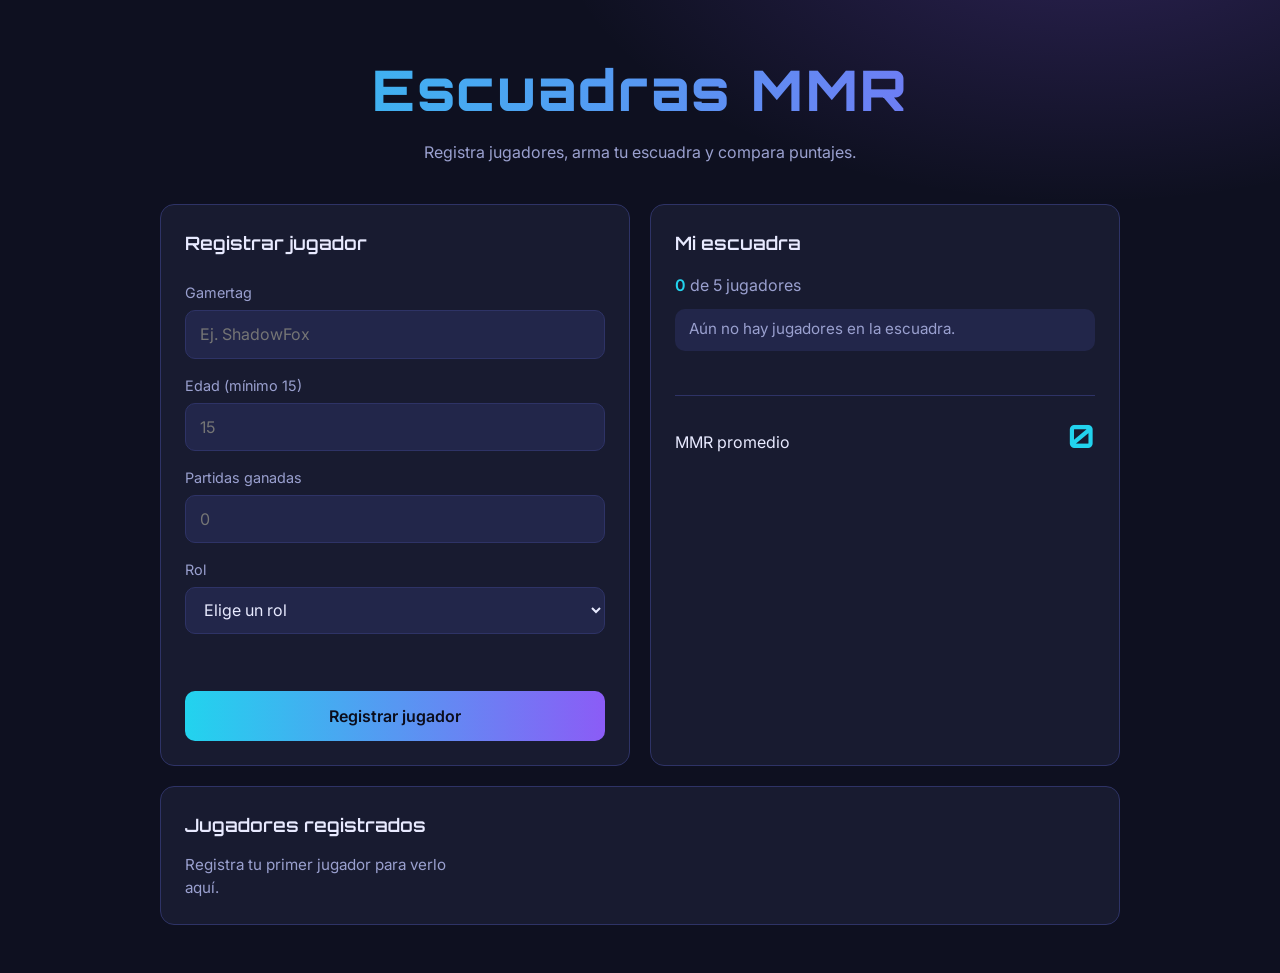
<file: Proyecto_Equipo5/index.html>
<!DOCTYPE html>
<html lang="es">
<head>
  <meta charset="UTF-8">
  <meta name="viewport" content="width=device-width, initial-scale=1">
  <title>Escuadras MMR</title>
  <link rel="preconnect" href="https://fonts.googleapis.com">
  <link rel="preconnect" href="https://fonts.gstatic.com" crossorigin>
  <link href="https://fonts.googleapis.com/css2?family=Orbitron:wght@600;800&family=Inter:wght@400;500;600&display=swap" rel="stylesheet">
  <link rel="stylesheet" href="./css/style.css">
</head>
<body>

  <header class="encabezado">
    <h1>Escuadras MMR</h1>
    <p>Registra jugadores, arma tu escuadra y compara puntajes.</p>
  </header>

  <main class="contenedor">

    <!-- registro -->
    <section class="tarjeta" id="seccion-registro">
      <h2>Registrar jugador</h2>
      <form id="form-jugador" class="formulario">

        <label for="gamertag">Gamertag</label>
        <input type="text" id="gamertag" placeholder="Ej. ShadowFox" required>

        <label for="edad">Edad (mínimo 15)</label>
        <input type="number" id="edad" min="15" placeholder="15" required>

        <label for="victorias">Partidas ganadas</label>
        <input type="number" id="victorias" min="0" placeholder="0" required>

        <label for="rol">Rol</label>
        <select id="rol" required>
          <option value="">Elige un rol</option>
          <option value="estrategia">Estrategia</option>
          <option value="accion">Acción</option>
        </select>

      
        <div id="campo-objetivos" class="oculto">
          <label for="objetivos">Objetivos cumplidos</label>
          <input type="number" id="objetivos" min="0" placeholder="0">
        </div>
        <div id="campo-ratio" class="oculto">
          <label for="ratio">Ratio de eliminaciones</label>
          <input type="number" id="ratio" min="0" step="0.1" placeholder="0.0">
        </div>

        <p id="mensaje-registro" class="mensaje" role="alert"></p>
        <button type="submit" id="btn-registrar" class="boton">Registrar jugador</button>
      </form>
    </section>

  
    <section class="tarjeta" id="seccion-escuadra">
      <h2>Mi escuadra</h2>
      <p class="contador"><span id="cupo-escuadra">0</span> de 5 jugadores</p>
      <ul id="lista-escuadra" class="lista">
        <li class="vacio">Aún no hay jugadores en la escuadra.</li>
      </ul>
      <p id="mensaje-escuadra" class="mensaje" role="alert"></p>
      <div class="promedio">
        <span>MMR promedio</span>
        <strong id="mmr-promedio">0</strong>
      </div>
    </section>

    
    <section class="tarjeta tarjeta-ancha" id="seccion-puntajes">
      <h2>Jugadores registrados</h2>
      <div id="lista-jugadores" class="grid-jugadores">
        <p class="vacio">Registra tu primer jugador para verlo aquí.</p>
      </div>
    </section>

  </main>

  <script type="module" src="./js/index.js"></script>
</body>
</html>
</file>
<file: Proyecto_Equipo5/css/style.css>
:root {
  --fondo: #0e1020;
  --superficie: #181b30;
  --superficie-2: #22264a;
  --borde: #2e3366;
  --texto: #e8eaff;
  --texto-suave: #9aa0cf;
  --acento: #22d3ee;        
  --acento-2: #8b5cf6;      
  --estrategia: #38bdf8;
  --accion: #fb7185;
  --error: #ff6b81;
  --radio: 14px;
  --brillo: 0 0 24px rgba(34, 211, 238, 0.25);
}

* { box-sizing: border-box; margin: 0; padding: 0; }

body {
  font-family: "Inter", system-ui, sans-serif;
  background:
    radial-gradient(900px 500px at 85% -10%, rgba(139, 92, 246, 0.25), transparent 60%),
    var(--fondo);
  color: var(--texto);
  line-height: 1.5;
  min-height: 100vh;
}

/* ===== Encabezado ===== */
.encabezado {
  text-align: center;
  padding: 3rem 1.25rem 1.5rem;
}
.encabezado h1 {
  font-family: "Orbitron", sans-serif;
  font-weight: 800;
  font-size: clamp(2rem, 6vw, 3.5rem);
  letter-spacing: 0.04em;
  background: linear-gradient(90deg, var(--acento), var(--acento-2));
  -webkit-background-clip: text;
  background-clip: text;
  color: transparent;
}
.encabezado p {
  color: var(--texto-suave);
  margin-top: 0.5rem;
}


.contenedor {
  display: grid;
  gap: 1.25rem;
  max-width: 1000px;
  margin: 0 auto;
  padding: 1rem 1.25rem 3rem;
}
@media (min-width: 800px) {
  .contenedor { grid-template-columns: 1fr 1fr; }
  .tarjeta-ancha { grid-column: 1 / -1; }
}


.tarjeta {
  background: var(--superficie);
  border: 1px solid var(--borde);
  border-radius: var(--radio);
  padding: 1.5rem;
}
.tarjeta h2 {
  font-family: "Orbitron", sans-serif;
  font-weight: 600;
  font-size: 1.15rem;
  margin-bottom: 1rem;
}


.formulario { display: flex; flex-direction: column; gap: 0.4rem; }
.formulario label {
  font-size: 0.9rem;
  color: var(--texto-suave);
  margin-top: 0.6rem;
}
input, select {
  width: 100%;
  padding: 0.7rem 0.9rem;
  background: var(--superficie-2);
  border: 1px solid var(--borde);
  border-radius: 10px;
  color: var(--texto);
  font: inherit;
  transition: border-color 0.2s, box-shadow 0.2s;
}
input:focus, select:focus {
  outline: none;
  border-color: var(--acento);
  box-shadow: var(--brillo);
}
.oculto { display: none; }


.boton {
  margin-top: 1rem;
  padding: 0.8rem 1.2rem;
  border: none;
  border-radius: 10px;
  background: linear-gradient(90deg, var(--acento), var(--acento-2));
  color: #0b0d1c;
  font: inherit;
  font-weight: 600;
  cursor: pointer;
  transition: transform 0.15s, box-shadow 0.2s;
}
.boton:hover { box-shadow: var(--brillo); transform: translateY(-1px); }
.boton:focus-visible { outline: 2px solid var(--texto); outline-offset: 2px; }
.boton-sec {
  background: transparent;
  border: 1px solid var(--acento);
  color: var(--acento);
  margin-top: 0.75rem;
  width: 100%;
}


.mensaje { min-height: 1.3rem; font-size: 0.9rem; color: var(--error); margin-top: 0.5rem; }
.vacio { color: var(--texto-suave); font-size: 0.95rem; }


.contador { color: var(--texto-suave); margin-bottom: 0.75rem; }
.contador span { color: var(--acento); font-weight: 600; }
.lista { list-style: none; display: flex; flex-direction: column; gap: 0.5rem; }
.lista li {
  padding: 0.6rem 0.9rem;
  background: var(--superficie-2);
  border-radius: 10px;
}
.promedio {
  display: flex;
  justify-content: space-between;
  align-items: baseline;
  margin-top: 1rem;
  padding-top: 1rem;
  border-top: 1px solid var(--borde);
}
.promedio strong {
  font-family: "Orbitron", sans-serif;
  font-size: 2rem;
  color: var(--acento);
}


.grid-jugadores {
  display: grid;
  gap: 1rem;
  grid-template-columns: repeat(auto-fill, minmax(220px, 1fr));
}
.jugador {
  background: var(--superficie-2);
  border: 1px solid var(--borde);
  border-radius: var(--radio);
  padding: 1.1rem;
}
.jugador h3 { font-family: "Orbitron", sans-serif; font-size: 1.05rem; margin: 0.5rem 0 0.25rem; }
.jugador p { color: var(--texto-suave); font-size: 0.9rem; }
.jugador .mmr strong { color: var(--texto); font-size: 1.3rem; }

.insignia {
  display: inline-block;
  padding: 0.15rem 0.65rem;
  border-radius: 999px;
  font-size: 0.8rem;
  font-weight: 600;
}
.insignia.estrategia { background: rgba(56, 189, 248, 0.15); color: var(--estrategia); }
.insignia.accion { background: rgba(251, 113, 133, 0.15); color: var(--accion); }

@media (prefers-reduced-motion: reduce) {
  * { transition: none !important; }
}
</file>
